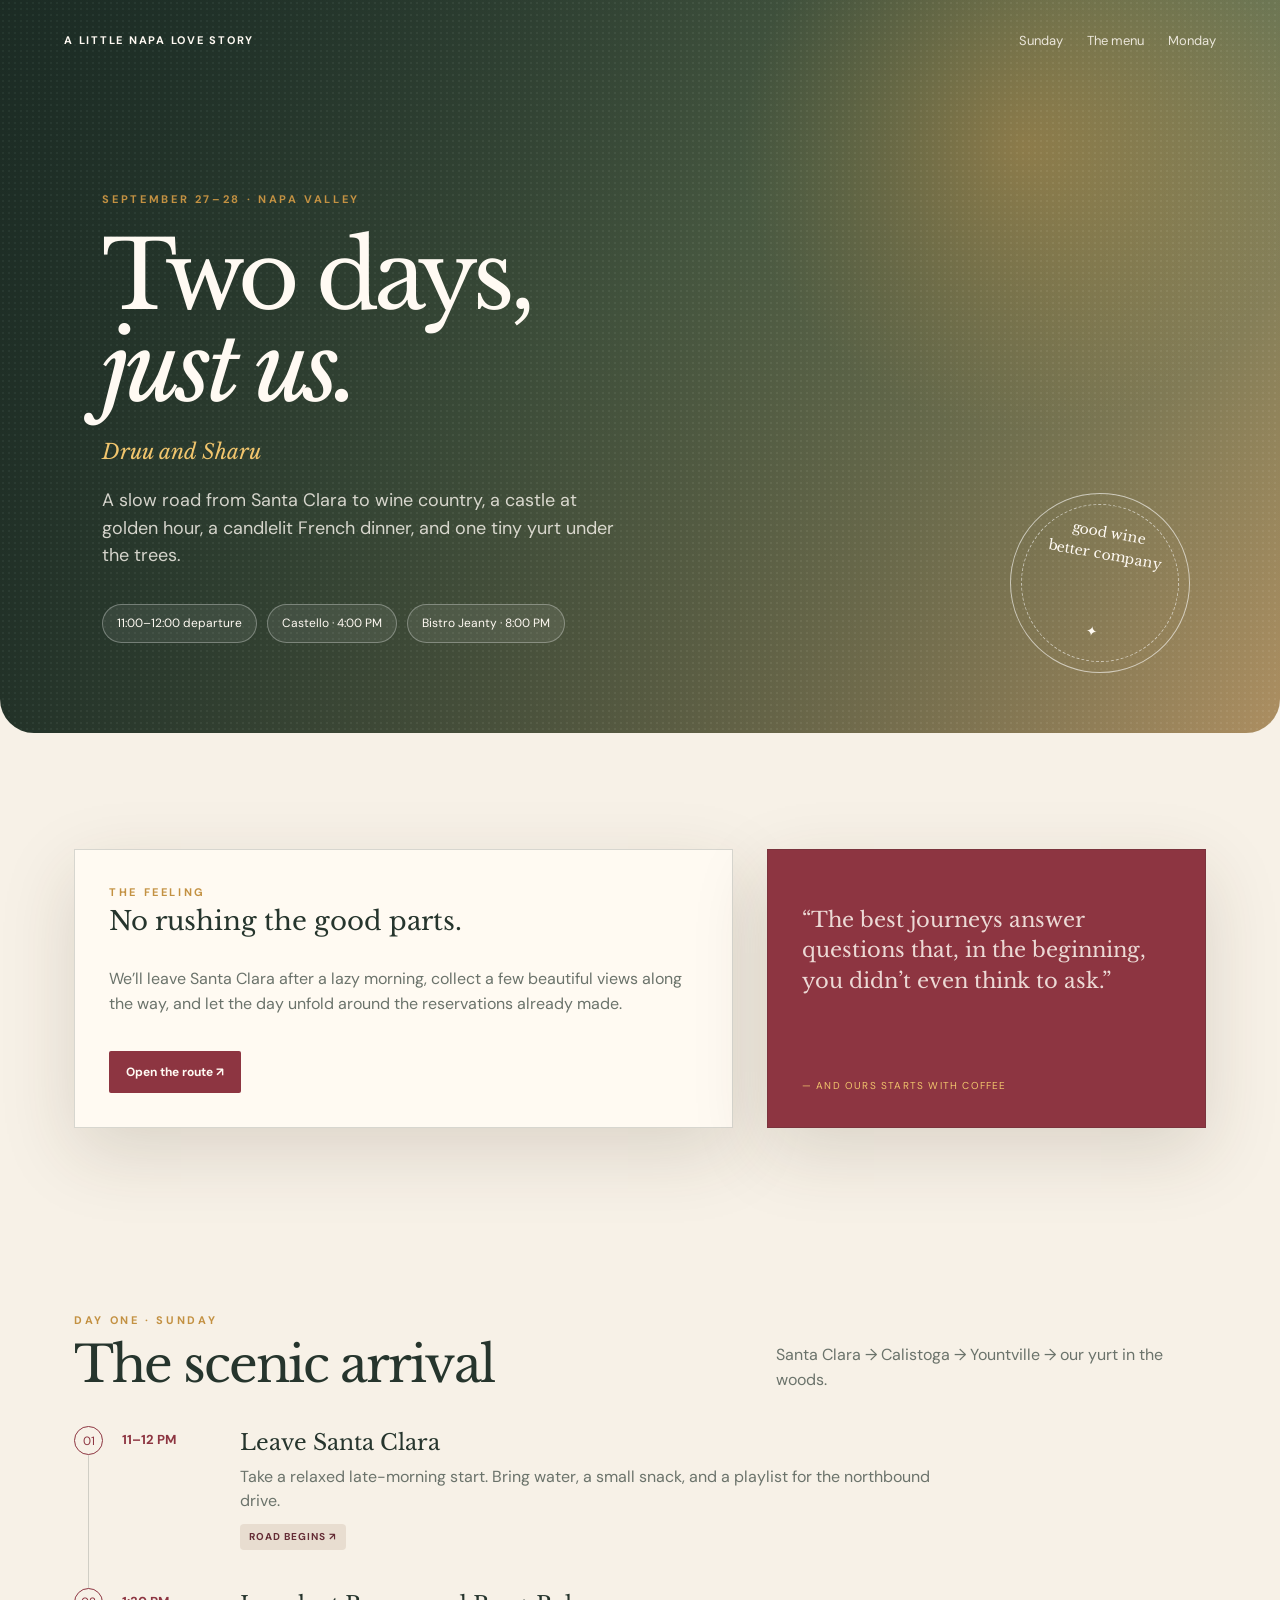
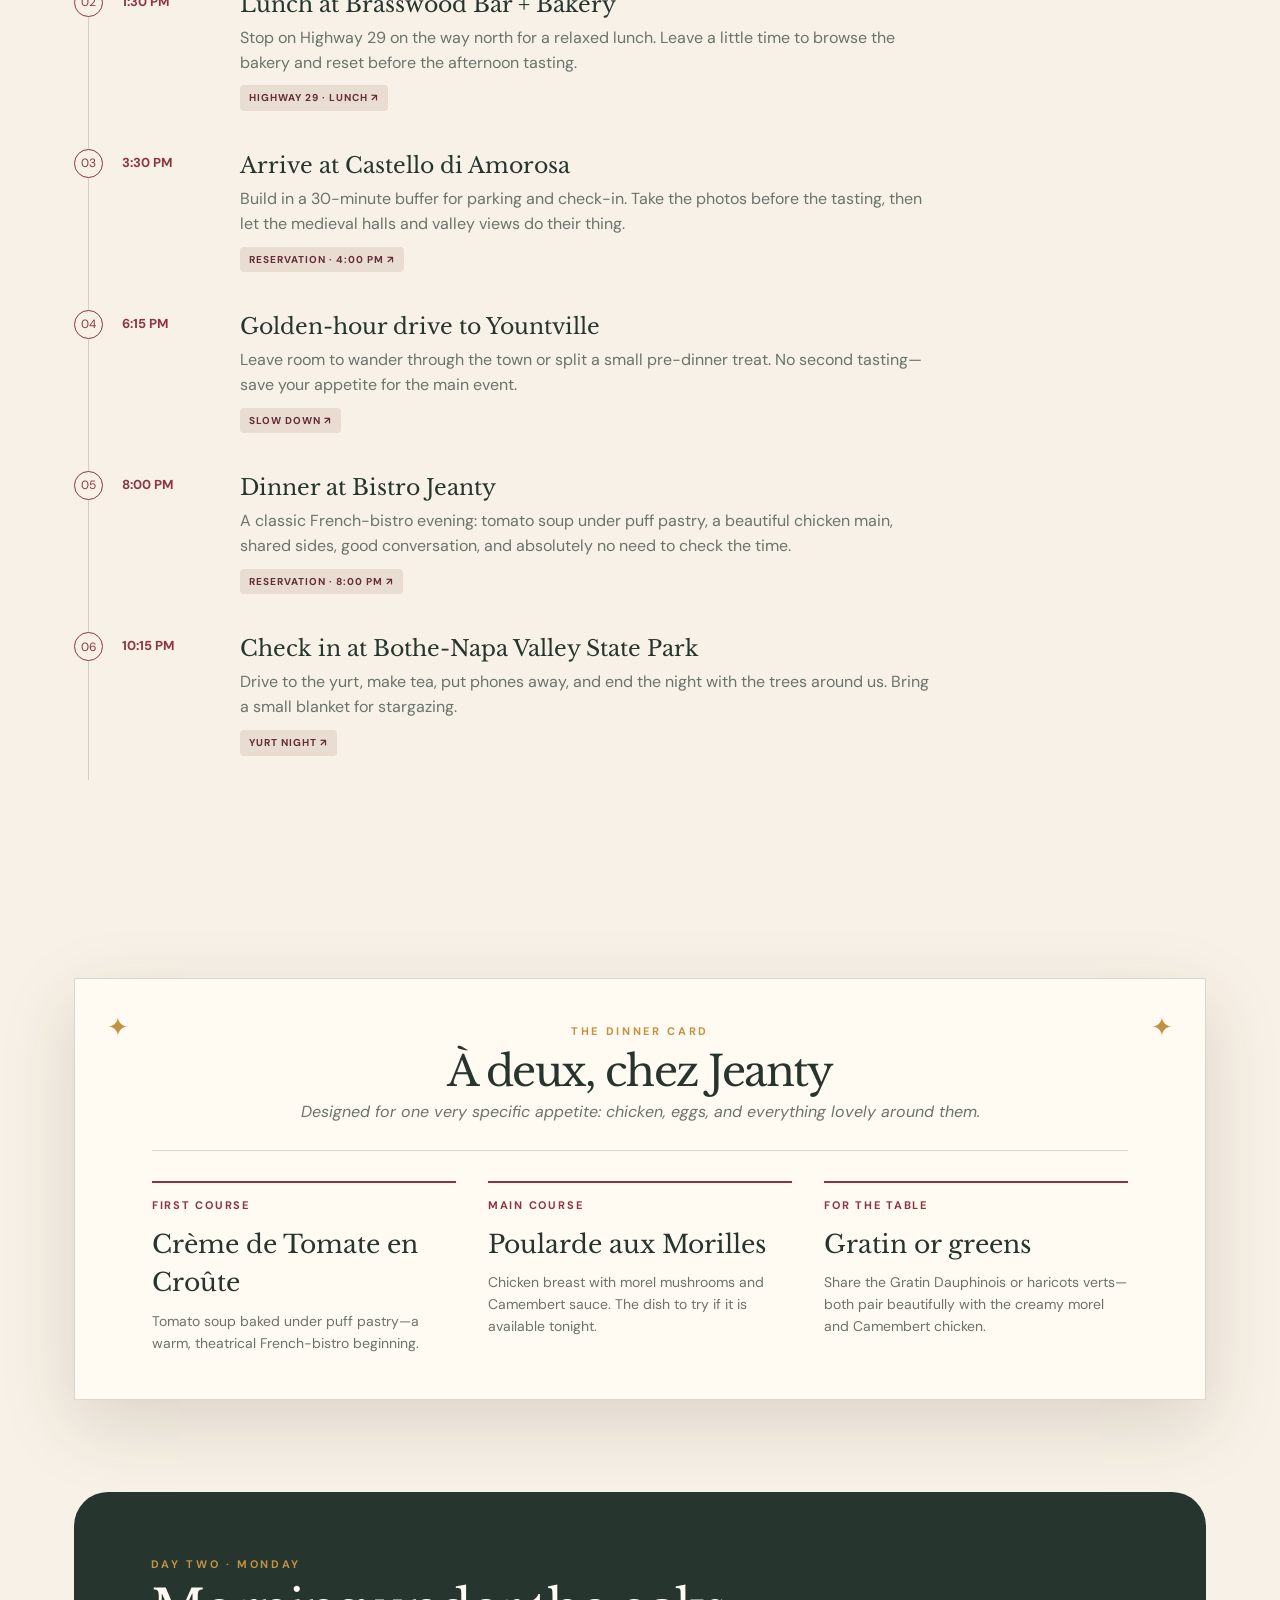
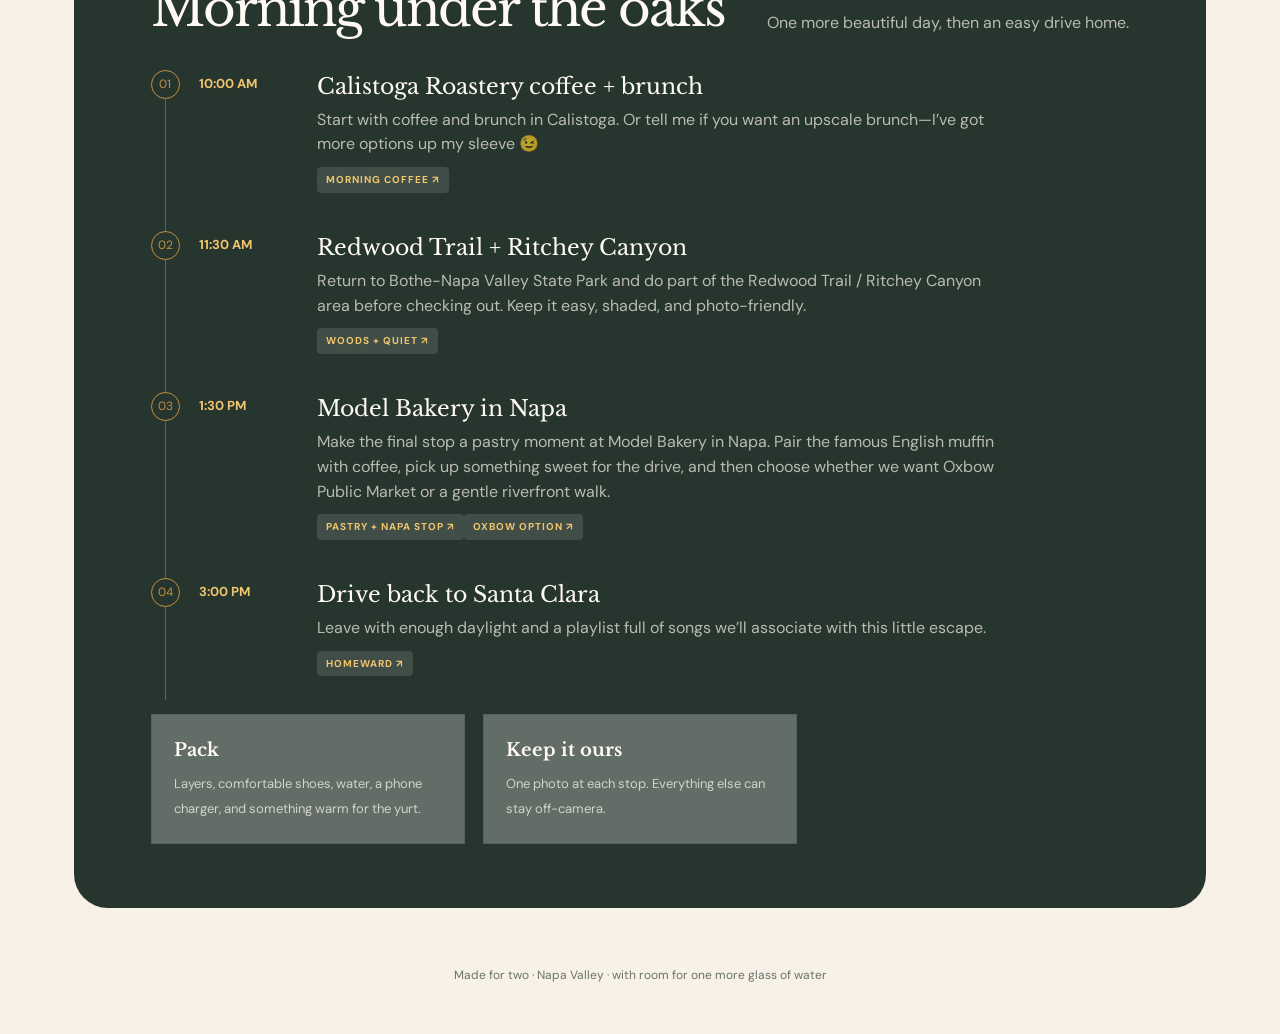
<file: index.html>
<!doctype html>
<html lang="en">
<head>
  <meta charset="utf-8" />
  <meta name="viewport" content="width=device-width, initial-scale=1" />
  <title>Two Days in Napa — A Date Night</title>
  <meta name="description" content="A two-day Napa Valley date-night itinerary for Sharath and his favorite person." />
  <link rel="preconnect" href="https://fonts.googleapis.com">
  <link rel="preconnect" href="https://fonts.gstatic.com" crossorigin>
  <link href="https://fonts.googleapis.com/css2?family=DM+Sans:wght@400;500;600;700&family=Libre+Baskerville:ital,wght@0,400;0,700;1,400&display=swap" rel="stylesheet">
  <style>
    :root {
      --cream: #f7f1e7;
      --paper: #fffaf2;
      --ink: #26352d;
      --muted: #6b736b;
      --wine: #8d3541;
      --wine-dark: #642c35;
      --gold: #c39142;
      --sage: #8da08a;
      --line: rgba(38, 53, 45, .18);
      --shadow: 0 24px 70px rgba(63, 44, 29, .15);
    }
    * { box-sizing: border-box; }
    html { scroll-behavior: smooth; }
    body {
      margin: 0;
      color: var(--ink);
      background: var(--cream);
      font-family: 'DM Sans', sans-serif;
      line-height: 1.55;
    }
    a { color: inherit; }
    .shell { max-width: 1180px; margin: 0 auto; padding: 24px; }
    .hero {
      min-height: 690px;
      position: relative;
      overflow: hidden;
      color: #fffaf3;
      border-radius: 0 0 34px 34px;
      background:
        linear-gradient(90deg, rgba(27,42,35,.9), rgba(27,42,35,.46) 58%, rgba(27,42,35,.15)),
        radial-gradient(circle at 80% 20%, rgba(205,164,91,.8), transparent 24%),
        linear-gradient(145deg, #233b32 0%, #6c7e59 45%, #c6a06c 100%);
    }
    .hero:after {
      content: '';
      position: absolute; inset: 0;
      opacity: .16; pointer-events: none;
      background-image: radial-gradient(#fff 1px, transparent 1px);
      background-size: 6px 6px;
      mix-blend-mode: soft-light;
    }
    nav { position: relative; z-index: 2; display:flex; justify-content:space-between; align-items:center; padding: 28px 5vw; }
    .brand { letter-spacing: .16em; text-transform: uppercase; font-size: 11px; font-weight: 700; }
    nav a { text-decoration:none; font-size: 13px; opacity:.85; margin-left: 24px; }
    .hero-copy { position: relative; z-index: 2; max-width: 720px; padding: 110px 8vw 90px; }
    .eyebrow { color: var(--gold); text-transform: uppercase; letter-spacing: .24em; font-size: 11px; font-weight:700; }
    h1, h2, h3, .serif { font-family: 'Libre Baskerville', Georgia, serif; }
    h1 { font-size: clamp(48px, 8vw, 94px); line-height: .98; font-weight: 400; letter-spacing: -.055em; margin: 22px 0; }
    .hero-copy p { max-width: 530px; color: rgba(255,250,243,.8); font-size: 18px; }
    .dedication { margin-top: 18px; color: #f1c56d; font-family:'Libre Baskerville',serif; font-size: 21px; font-style: italic; }
    .hero-meta { display:flex; flex-wrap:wrap; gap: 10px; margin-top: 34px; }
    .pill { border: 1px solid rgba(255,255,255,.3); border-radius: 100px; padding: 9px 14px; font-size: 12px; background: rgba(255,255,255,.08); }
    .ribbon { position:absolute; right: 7vw; bottom: 60px; z-index:2; width: 180px; height:180px; display:grid; place-items:center; text-align:center; border: 1px solid rgba(255,255,255,.6); border-radius:50%; transform:rotate(10deg); font-family:'Libre Baskerville',serif; font-size:14px; }
    .ribbon:before { content:''; position:absolute; inset:10px; border: 1px dashed rgba(255,255,255,.55); border-radius:50%; }
    section { padding: 92px 0; }
    .section-head { display:flex; align-items:end; justify-content:space-between; gap: 24px; margin-bottom: 34px; }
    h2 { font-size: clamp(30px, 4vw, 50px); line-height:1.1; font-weight:400; margin: 8px 0 0; letter-spacing:-.04em; }
    .section-head p { max-width: 430px; color:var(--muted); margin:0; }
    .intro { display:grid; grid-template-columns: 1.2fr .8fr; gap: 34px; align-items:stretch; }
    .note { padding: 34px; border: 1px solid var(--line); background:var(--paper); box-shadow:var(--shadow); }
    .note h3 { margin-top:0; font-size: 26px; font-weight:400; }
    .note p { color:var(--muted); }
    .quote { background:var(--wine); color:#fffaf3; display:flex; flex-direction:column; justify-content:space-between; min-height:260px; }
    .quote p { color:rgba(255,250,243,.83); font-family:'Libre Baskerville',serif; font-size:21px; line-height:1.45; }
    .quote small { color:#f1c56d; letter-spacing:.12em; text-transform:uppercase; font-size:10px; }
    .timeline { position:relative; margin-top: 26px; }
    .timeline:before { content:''; position:absolute; left:14px; top:14px; bottom:14px; width:1px; background:var(--line); }
    .event { display:grid; grid-template-columns: 30px 100px 1fr; gap: 18px; padding: 0 0 38px; position:relative; }
    .dot { width:29px; height:29px; border-radius:50%; background:var(--cream); border:1px solid var(--wine); display:grid; place-items:center; color:var(--wine); font-size:12px; z-index:1; }
    .time { padding-top:4px; font-weight:700; font-size:13px; color:var(--wine); }
    .event h3 { margin:0 0 4px; font-size:22px; font-weight:400; }
    .event p { color:var(--muted); margin:0; max-width: 690px; }
    .tag { display:inline-block; margin-top:10px; padding:5px 9px; border-radius:4px; background:#e8ddd0; color:var(--wine-dark); text-transform:uppercase; letter-spacing:.1em; font-size:10px; font-weight:700; }
    .tag.map-tag { text-decoration:none; }
    .map-link { display:inline-block; margin:11px 0 0 8px; color:var(--wine); font-size:12px; font-weight:700; text-decoration:none; border-bottom:1px solid rgba(141,53,65,.35); }
    .menu-card { background:var(--paper); border:1px solid var(--line); box-shadow:var(--shadow); padding: 44px clamp(24px, 6vw, 78px); position:relative; }
    .menu-card:before, .menu-card:after { content:'✦'; position:absolute; color:var(--gold); font-size:26px; top:28px; }.menu-card:before{left:32px}.menu-card:after{right:32px}
    .menu-title { text-align:center; border-bottom:1px solid var(--line); padding-bottom:25px; margin-bottom:30px; }
    .menu-title h2 { font-size:42px; }
    .menu-title p { color:var(--muted); font-style:italic; margin: 6px 0 0; }
    .courses { display:grid; grid-template-columns:repeat(3,1fr); gap:32px; }
    .course { border-top:2px solid var(--wine); padding-top:14px; }
    .course .number { font-size:11px; letter-spacing:.16em; color:var(--wine); text-transform:uppercase; font-weight:700; }
    .course h3 { font-size:25px; margin:12px 0 8px; font-weight:400; }
    .course p { color:var(--muted); margin:0; font-size:14px; }
    .course .ask { margin-top:16px; font-size:12px; color:var(--wine-dark); font-weight:700; }
    .avoid { margin-top:32px; border-top:1px dashed var(--line); padding-top:24px; color:var(--muted); font-size:13px; }
    .avoid strong { color:var(--wine-dark); }
    .monday { background:var(--ink); color:#fffaf3; border-radius:34px; padding: 64px clamp(24px, 6vw, 80px); }
    .monday .section-head p, .monday .event p { color:rgba(255,250,243,.68); }
    .monday .timeline:before { background:rgba(255,255,255,.25); }
    .monday .dot { background:var(--ink); border-color:var(--gold); color:var(--gold); }
    .monday .time { color:#f1c56d; }
    .monday .tag { background:rgba(255,255,255,.12); color:#f1c56d; }
    .monday .detail span { color:rgba(255,250,243,.72); }
    .details { display:grid; grid-template-columns:repeat(3,1fr); gap:18px; }
    .detail { padding:22px; border:1px solid var(--line); background:rgba(255,255,255,.28); }
    .detail strong { display:block; font-family:'Libre Baskerville',serif; font-size:18px; margin-bottom:6px; }
    .detail span { color:var(--muted); font-size:13px; }
    footer { padding: 34px 24px 50px; text-align:center; color:var(--muted); font-size:12px; }
    .button { display:inline-block; padding:12px 17px; background:var(--wine); color:#fffaf3; text-decoration:none; font-size:12px; font-weight:700; border-radius:2px; margin-top:18px; }
    @media (max-width: 760px) {
      .shell { padding: 0 16px; } .hero { min-height:650px; border-radius:0 0 22px 22px; } nav { padding:22px 20px; } nav a { display:none; }
      .hero-copy { padding:90px 28px 60px; } .ribbon { right:24px; bottom:36px; width:120px; height:120px; font-size:11px; }
      section { padding:64px 0; } .intro, .courses, .details { grid-template-columns:1fr; } .section-head { display:block; } .section-head p { margin-top:16px; }
      .event { grid-template-columns:30px 68px 1fr; gap:10px; } .event h3 { font-size:19px; }
      .menu-card { padding:38px 22px; } .menu-card:before {left:14px}.menu-card:after{right:14px}.menu-title h2 {font-size:32px}
      .monday { border-radius:22px; padding:42px 22px; }
    }
  </style>
</head>
<body>
  <header class="hero">
    <nav>
      <div class="brand">A little Napa love story</div>
      <div><a href="#sunday">Sunday</a><a href="#menu">The menu</a><a href="#monday">Monday</a></div>
    </nav>
    <div class="hero-copy">
      <div class="eyebrow">September 27–28 · Napa Valley</div>
      <h1>Two days,<br><em>just us.</em></h1>
      <div class="dedication">Druu and Sharu</div>
      <p>A slow road from Santa Clara to wine country, a castle at golden hour, a candlelit French dinner, and one tiny yurt under the trees.</p>
      <div class="hero-meta"><span class="pill">11:00–12:00 departure</span><span class="pill">Castello · 4:00 PM</span><span class="pill">Bistro Jeanty · 8:00 PM</span></div>
    </div>
    <div class="ribbon">good wine<br>better company<br><span>✦</span></div>
  </header>

  <main class="shell">
    <section>
      <div class="intro">
        <div class="note">
          <div class="eyebrow">The feeling</div>
          <h3>No rushing the good parts.</h3>
          <p>We’ll leave Santa Clara after a lazy morning, collect a few beautiful views along the way, and let the day unfold around the reservations already made.</p>
          <a class="button" href="https://www.google.com/maps/dir/Santa+Clara,+CA/Castello+di+Amorosa/Bistro+Jeanty/Bothe-Napa-Valley+State+Park" target="_blank" rel="noreferrer">Open the route ↗</a>
        </div>
        <div class="note quote"><p>“The best journeys answer questions that, in the beginning, you didn’t even think to ask.”</p><small>— and ours starts with coffee</small></div>
      </div>
    </section>

    <section id="sunday">
      <div class="section-head"><div><div class="eyebrow">Day one · Sunday</div><h2>The scenic arrival</h2></div><p>Santa Clara → Calistoga → Yountville → our yurt in the woods.</p></div>
      <div class="timeline">
        <div class="event"><div class="dot">01</div><div class="time">11–12 PM</div><div><h3>Leave Santa Clara</h3><p>Take a relaxed late-morning start. Bring water, a small snack, and a playlist for the northbound drive.</p><a class="tag map-tag" href="https://www.google.com/maps/search/?api=1&query=Santa+Clara+CA" target="_blank" rel="noreferrer">road begins ↗</a></div></div>
        <div class="event"><div class="dot">02</div><div class="time">1:30 PM</div><div><h3>Lunch at Brasswood Bar + Bakery</h3><p>Stop on Highway 29 on the way north for a relaxed lunch. Leave a little time to browse the bakery and reset before the afternoon tasting.</p><a class="tag map-tag" href="https://www.google.com/maps/search/?api=1&query=Brasswood+Bar+%2B+Bakery+Napa+CA" target="_blank" rel="noreferrer">highway 29 · lunch ↗</a></div></div>
        <div class="event"><div class="dot">03</div><div class="time">3:30 PM</div><div><h3>Arrive at Castello di Amorosa</h3><p>Build in a 30-minute buffer for parking and check-in. Take the photos before the tasting, then let the medieval halls and valley views do their thing.</p><a class="tag map-tag" href="https://www.google.com/maps/search/?api=1&query=Castello+di+Amorosa+Calistoga+CA" target="_blank" rel="noreferrer">reservation · 4:00 PM ↗</a></div></div>
        <div class="event"><div class="dot">04</div><div class="time">6:15 PM</div><div><h3>Golden-hour drive to Yountville</h3><p>Leave room to wander through the town or split a small pre-dinner treat. No second tasting—save your appetite for the main event.</p><a class="tag map-tag" href="https://www.google.com/maps/search/?api=1&query=Yountville+CA" target="_blank" rel="noreferrer">slow down ↗</a></div></div>
        <div class="event"><div class="dot">05</div><div class="time">8:00 PM</div><div><h3>Dinner at Bistro Jeanty</h3><p>A classic French-bistro evening: tomato soup under puff pastry, a beautiful chicken main, shared sides, good conversation, and absolutely no need to check the time.</p><a class="tag map-tag" href="https://www.google.com/maps/search/?api=1&query=Bistro+Jeanty+6510+Washington+Street+Yountville+CA" target="_blank" rel="noreferrer">reservation · 8:00 PM ↗</a></div></div>
        <div class="event"><div class="dot">06</div><div class="time">10:15 PM</div><div><h3>Check in at Bothe-Napa Valley State Park</h3><p>Drive to the yurt, make tea, put phones away, and end the night with the trees around us. Bring a small blanket for stargazing.</p><a class="tag map-tag" href="https://www.google.com/maps/search/?api=1&query=Bothe-Napa+Valley+State+Park" target="_blank" rel="noreferrer">yurt night ↗</a></div></div>
      </div>
    </section>

    <section id="menu">
      <div class="menu-card">
        <div class="menu-title"><div class="eyebrow">The dinner card</div><h2>À deux, chez Jeanty</h2><p>Designed for one very specific appetite: chicken, eggs, and everything lovely around them.</p></div>
        <div class="courses">
          <div class="course"><div class="number">First course</div><h3>Crème de Tomate en Croûte</h3><p>Tomato soup baked under puff pastry—a warm, theatrical French-bistro beginning.</p></div>
          <div class="course"><div class="number">Main course</div><h3>Poularde aux Morilles</h3><p>Chicken breast with morel mushrooms and Camembert sauce. The dish to try if it is available tonight.</p></div>
          <div class="course"><div class="number">For the table</div><h3>Gratin or greens</h3><p>Share the Gratin Dauphinois or haricots verts—both pair beautifully with the creamy morel and Camembert chicken.</p></div>
        </div>
      </div>
    </section>

    <section id="monday" class="monday">
      <div class="section-head"><div><div class="eyebrow">Day two · Monday</div><h2>Morning under the oaks</h2></div><p>One more beautiful day, then an easy drive home.</p></div>
      <div class="timeline">
        <div class="event"><div class="dot">01</div><div class="time">10:00 AM</div><div><h3>Calistoga Roastery coffee + brunch</h3><p>Start with coffee and brunch in Calistoga. Or tell me if you want an upscale brunch—I’ve got more options up my sleeve 😉</p><a class="tag map-tag" href="https://www.google.com/maps/search/?api=1&query=Calistoga+Roastery+Calistoga+CA" target="_blank" rel="noreferrer">morning coffee ↗</a></div></div>
        <div class="event"><div class="dot">02</div><div class="time">11:30 AM</div><div><h3>Redwood Trail + Ritchey Canyon</h3><p>Return to Bothe-Napa Valley State Park and do part of the Redwood Trail / Ritchey Canyon area before checking out. Keep it easy, shaded, and photo-friendly.</p><a class="tag map-tag" href="https://www.google.com/maps/search/?api=1&query=Redwood+Trail+Bothe-Napa+Valley+State+Park" target="_blank" rel="noreferrer">woods + quiet ↗</a></div></div>
        <div class="event"><div class="dot">03</div><div class="time">1:30 PM</div><div><h3>Model Bakery in Napa</h3><p>Make the final stop a pastry moment at Model Bakery in Napa. Pair the famous English muffin with coffee, pick up something sweet for the drive, and then choose whether we want Oxbow Public Market or a gentle riverfront walk.</p><a class="tag map-tag" href="https://www.google.com/maps/search/?api=1&query=Model+Bakery+Napa+CA" target="_blank" rel="noreferrer">pastry + Napa stop ↗</a><a class="tag map-tag" href="https://www.google.com/maps/search/?api=1&query=Oxbow+Public+Market+Napa+CA" target="_blank" rel="noreferrer">Oxbow option ↗</a></div></div>
        <div class="event"><div class="dot">04</div><div class="time">3:00 PM</div><div><h3>Drive back to Santa Clara</h3><p>Leave with enough daylight and a playlist full of songs we’ll associate with this little escape.</p><a class="tag map-tag" href="https://www.google.com/maps/dir/Napa+CA/Santa+Clara+CA" target="_blank" rel="noreferrer">homeward ↗</a></div></div>
      </div>
      <div class="details"><div class="detail"><strong>Pack</strong><span>Layers, comfortable shoes, water, a phone charger, and something warm for the yurt.</span></div><div class="detail"><strong>Keep it ours</strong><span>One photo at each stop. Everything else can stay off-camera.</span></div></div>
    </section>
  </main>
  <footer>Made for two · Napa Valley · with room for one more glass of water</footer>
</body>
</html>
</file>
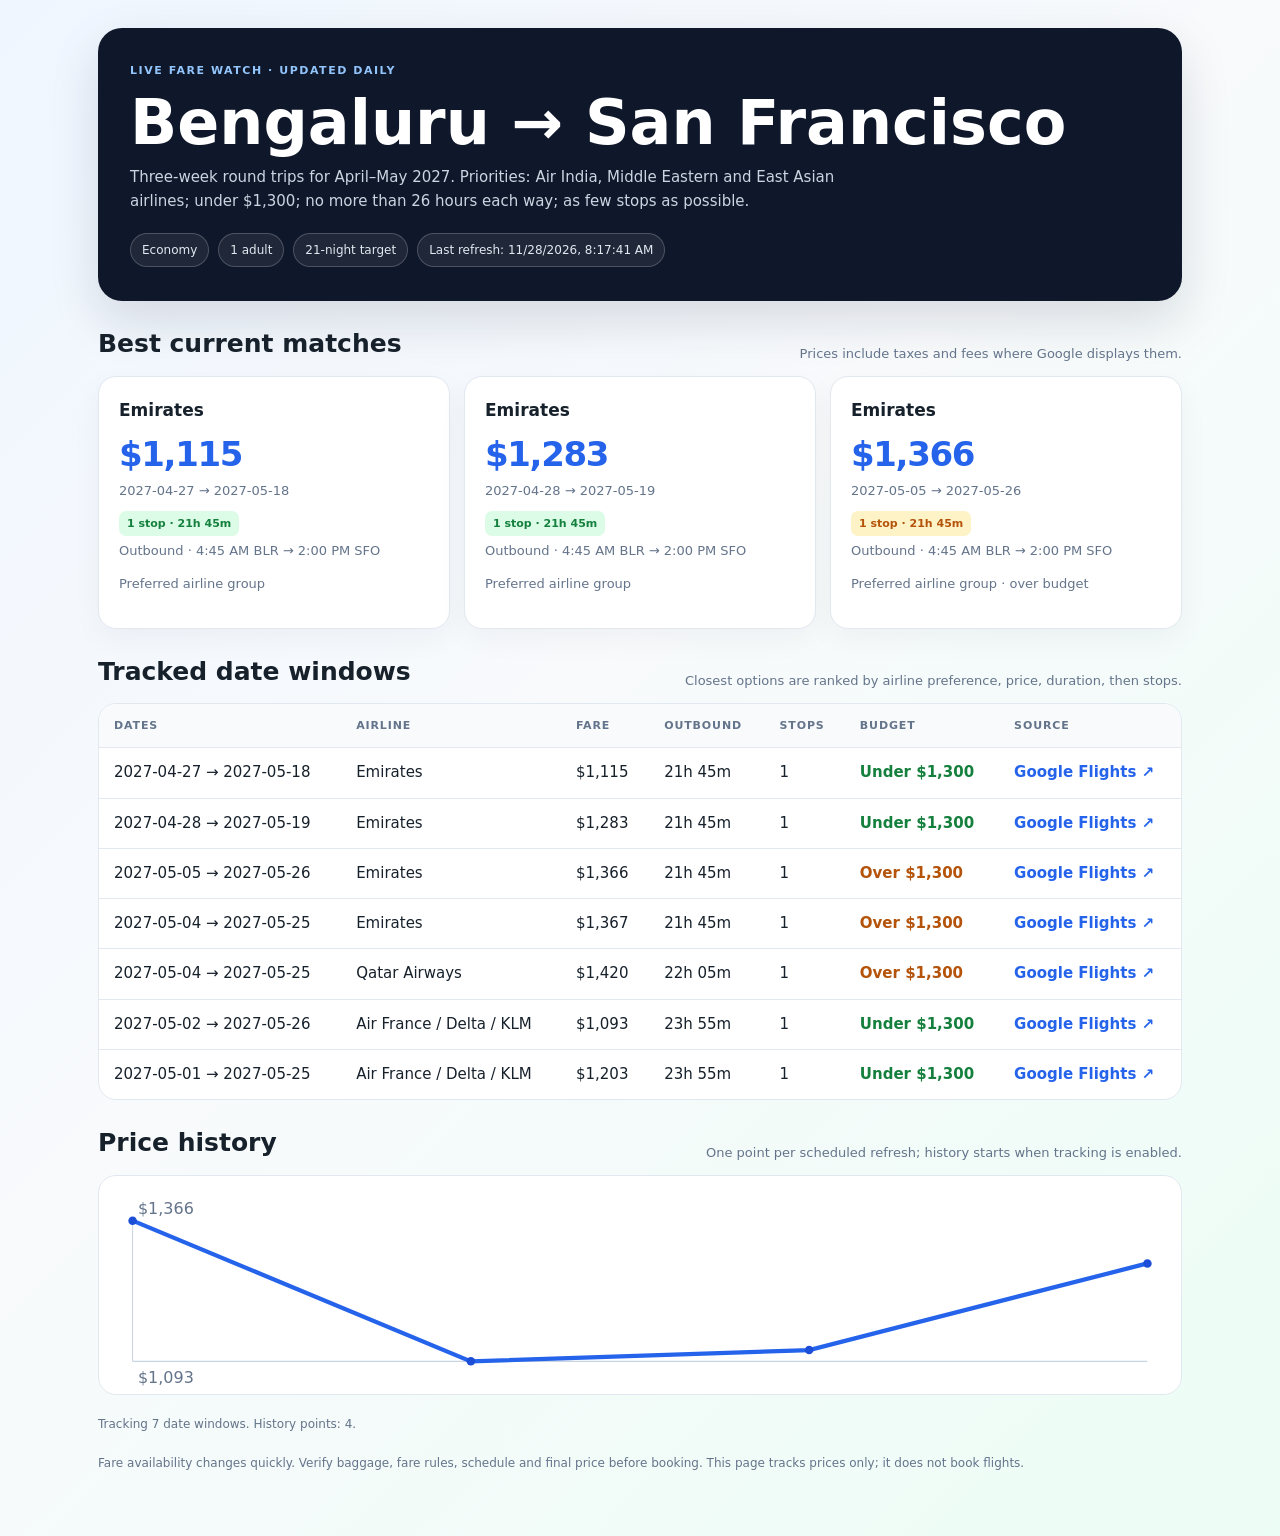
<file: flight-deals/index.html>
<!doctype html>
<html lang="en">
<head>
  <meta charset="utf-8"><meta name="viewport" content="width=device-width,initial-scale=1">
  <title>BLR → SFO Flight Deal Watch</title>
  <style>
    :root{--ink:#17212b;--muted:#64748b;--paper:#f8fafc;--card:#fff;--line:#e2e8f0;--blue:#2563eb;--green:#15803d;--amber:#b45309;--red:#b91c1c}
    *{box-sizing:border-box}body{margin:0;background:linear-gradient(135deg,#eff6ff,#f8fafc 45%,#ecfdf5);color:var(--ink);font:15px/1.55 Inter,ui-sans-serif,system-ui,-apple-system,Segoe UI,sans-serif}
    main{max-width:1120px;margin:auto;padding:28px 18px 64px}.hero{background:#0f172a;color:white;border-radius:24px;padding:34px 32px;box-shadow:0 20px 50px #0f172a22}.eyebrow{color:#93c5fd;text-transform:uppercase;letter-spacing:.14em;font-size:11px;font-weight:700}.hero h1{font-size:clamp(32px,6vw,62px);line-height:1.02;margin:12px 0}.hero p{max-width:720px;color:#cbd5e1;margin:0}.meta{display:flex;gap:9px;flex-wrap:wrap;margin-top:20px}.pill{border:1px solid #ffffff33;background:#ffffff12;border-radius:999px;padding:7px 11px;font-size:12px;color:#e2e8f0}
    section{margin-top:24px}.section-head{display:flex;justify-content:space-between;align-items:end;gap:20px;margin-bottom:12px}.section-head h2{margin:0;font-size:25px}.section-head p{margin:0;color:var(--muted);font-size:13px}.grid{display:grid;grid-template-columns:repeat(3,1fr);gap:14px}.card{background:var(--card);border:1px solid var(--line);border-radius:18px;padding:20px;box-shadow:0 10px 30px #0f172a0b}.card h3{margin:0 0 5px;font-size:17px}.price{font-size:34px;font-weight:800;color:var(--blue);letter-spacing:-.04em}.sub{color:var(--muted);font-size:13px}.badge{display:inline-block;margin:10px 0 5px;padding:4px 8px;border-radius:7px;background:#dcfce7;color:var(--green);font-size:11px;font-weight:700}.badge.warn{background:#fef3c7;color:var(--amber)}.badge.no{background:#fee2e2;color:var(--red)}
    .table-wrap{overflow:auto;background:#fff;border:1px solid var(--line);border-radius:18px}.table{width:100%;border-collapse:collapse;min-width:760px}.table th,.table td{text-align:left;padding:13px 15px;border-bottom:1px solid var(--line);white-space:nowrap}.table th{font-size:11px;text-transform:uppercase;letter-spacing:.08em;color:var(--muted);background:#f8fafc}.table tr:last-child td{border-bottom:0}.good{color:var(--green);font-weight:700}.over{color:var(--amber);font-weight:700}.empty{text-align:center;color:var(--muted);padding:28px}.chart{height:220px;padding:16px 8px 4px;background:#fff;border:1px solid var(--line);border-radius:18px}.chart svg{width:100%;height:100%}.foot{color:var(--muted);font-size:12px;margin-top:20px}.link{color:var(--blue);text-decoration:none;font-weight:700}.error{color:var(--red);font-size:12px;margin-top:8px}
    @media(max-width:760px){main{padding:14px 12px 44px}.hero{padding:25px 21px}.grid{grid-template-columns:1fr}.section-head{display:block}.section-head p{margin-top:4px}}
  </style>
</head>
<body><main>
  <header class="hero"><div class="eyebrow">Live fare watch · updated daily</div><h1>Bengaluru → San Francisco</h1><p>Three-week round trips for April–May 2027. Priorities: Air India, Middle Eastern and East Asian airlines; under $1,300; no more than 26 hours each way; as few stops as possible.</p><div class="meta"><span class="pill">Economy</span><span class="pill">1 adult</span><span class="pill">21-night target</span><span class="pill" id="updated">Loading…</span></div></header>
  <section><div class="section-head"><h2>Best current matches</h2><p>Prices include taxes and fees where Google displays them.</p></div><div id="cards" class="grid"><div class="card empty">Loading fare data…</div></div></section>
  <section><div class="section-head"><h2>Tracked date windows</h2><p>Closest options are ranked by airline preference, price, duration, then stops.</p></div><div class="table-wrap"><table class="table"><thead><tr><th>Dates</th><th>Airline</th><th>Fare</th><th>Outbound</th><th>Stops</th><th>Budget</th><th>Source</th></tr></thead><tbody id="rows"></tbody></table></div></section>
  <section><div class="section-head"><h2>Price history</h2><p>One point per scheduled refresh; history starts when tracking is enabled.</p></div><div id="chart" class="chart"></div><p id="status" class="foot"></p></section>
  <footer class="foot">Fare availability changes quickly. Verify baggage, fare rules, schedule and final price before booking. This page tracks prices only; it does not book flights.</footer>
</main><script>
const $=s=>document.querySelector(s);const money=n=>n==null?'—':new Intl.NumberFormat('en-US',{style:'currency',currency:'USD',maximumFractionDigits:0}).format(n);
function durationMinutes(s){const h=+(s.match(/(\d+)\s*hr/)||[,0])[1],m=+(s.match(/(\d+)\s*min/)||[,0])[1];return h*60+m}
function renderChart(history){const pts=history.flatMap(x=>x.fares||[]).filter(x=>x.price).slice(-60);if(!pts.length){$('#chart').innerHTML='<div class="empty">No historical prices yet.</div>';return}const w=1000,h=180,p=24,min=Math.min(...pts.map(x=>x.price)),max=Math.max(...pts.map(x=>x.price)),span=Math.max(1,max-min);const xy=(v,i)=>[p+i*(w-2*p)/Math.max(1,pts.length-1),h-p-(v-min)*(h-2*p)/span];const line=pts.map((x,i)=>xy(x.price,i).join(',')).join(' ');$('#chart').innerHTML=`<svg viewBox="0 0 ${w} ${h}" role="img" aria-label="Fare history"><line x1="${p}" y1="${p}" x2="${p}" y2="${h-p}" stroke="#cbd5e1"/><line x1="${p}" y1="${h-p}" x2="${w-p}" y2="${h-p}" stroke="#cbd5e1"/><polyline fill="none" stroke="#2563eb" stroke-width="4" points="${line}"/>${pts.map((x,i)=>{const [cx,cy]=xy(x.price,i);return `<circle cx="${cx}" cy="${cy}" r="4" fill="#1d4ed8"><title>${x.date} · ${money(x.price)} · ${x.airline||''}</title></circle>`}).join('')}<text x="${p+5}" y="18" fill="#64748b">${money(max)}</text><text x="${p+5}" y="${h-4}" fill="#64748b">${money(min)}</text></svg>`}
async function init(){const d=await fetch('data.json?'+Date.now()).then(r=>r.json());$('#updated').textContent='Last refresh: '+new Date(d.updatedAt).toLocaleString();const all=(d.current||[]).filter(x=>x.price).sort((a,b)=>(a.preferred?0:1)-(b.preferred?0:1)||a.price-b.price||a.durationMinutes-b.durationMinutes||a.stops-b.stops);const best=all.slice(0,3);$('#cards').innerHTML=best.length?best.map(x=>`<article class="card"><h3>${x.airline}</h3><div class="price">${money(x.price)}</div><div class="sub">${x.departDate} → ${x.returnDate}</div><span class="badge ${x.price<=1300&&x.durationMinutes<=1560?'':'warn'}">${x.stops} stop${x.stops===1?'':'s'} · ${x.duration}</span><div class="sub">Outbound · ${x.outbound||'n/a'}</div><p class="sub">${x.preferred?'Preferred airline group':'Lowest available, outside preferred groups'}${x.price>1300?' · over budget':''}</p></article>`).join(''):'<div class="card empty">No current fare was returned. The next scheduled refresh will retry.</div>';
$('#rows').innerHTML=all.map(x=>`<tr><td>${x.departDate} → ${x.returnDate}</td><td>${x.airline}</td><td>${money(x.price)}</td><td>${x.duration}</td><td>${x.stops}</td><td class="${x.price<=1300?'good':'over'}">${x.price<=1300?'Under':'Over'} $1,300</td><td><a class="link" href="${x.url}" target="_blank" rel="noreferrer">Google Flights ↗</a></td></tr>`).join('')||'<tr><td colspan="7" class="empty">No fares found in the latest refresh.</td></tr>';
renderChart(d.history||[]);$('#status').textContent=(d.error?'Latest refresh note: '+d.error+' · ':'')+'Tracking '+(d.windows||[]).length+' date windows. History points: '+(d.history||[]).reduce((n,x)=>n+(x.fares||[]).length,0)+'.';}init().catch(e=>{$('#cards').innerHTML='<div class="card empty">Could not load fare data.</div>';$('#status').textContent=e.message});
</script></body></html>
</file>
